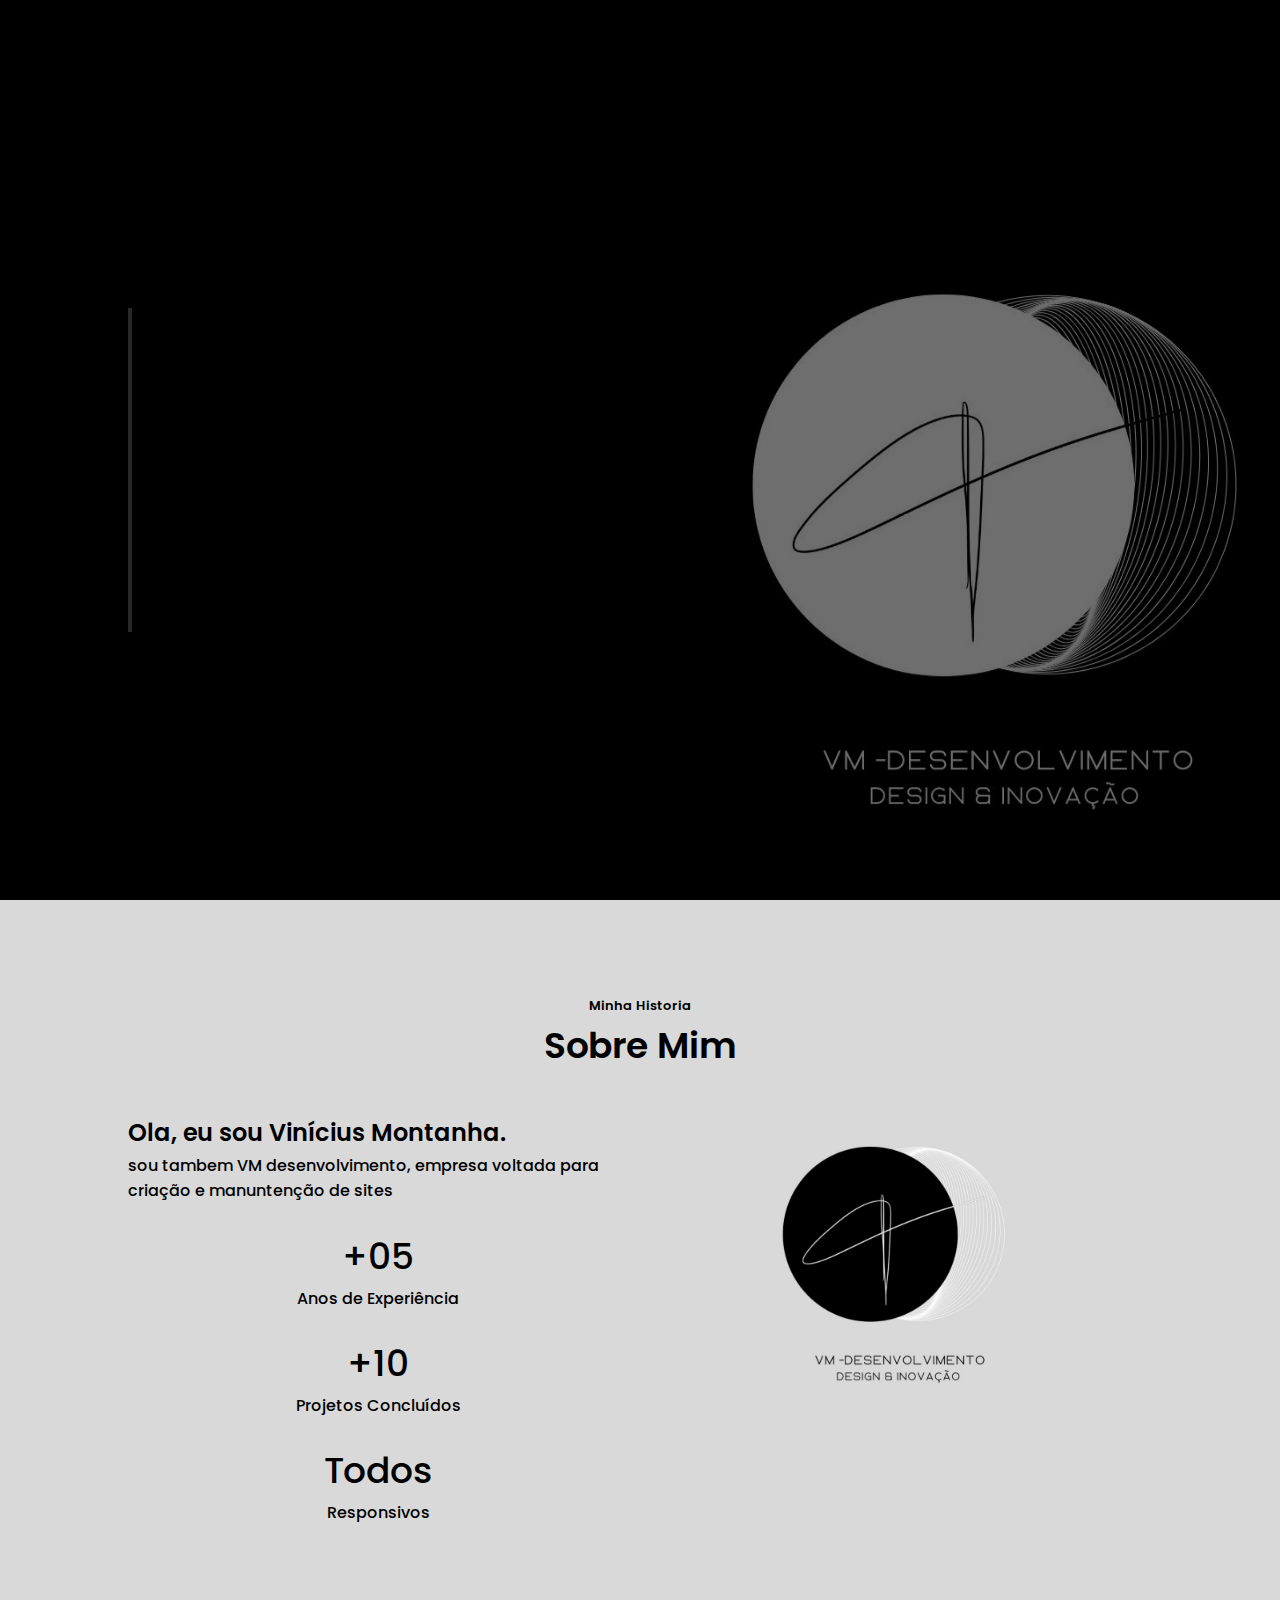
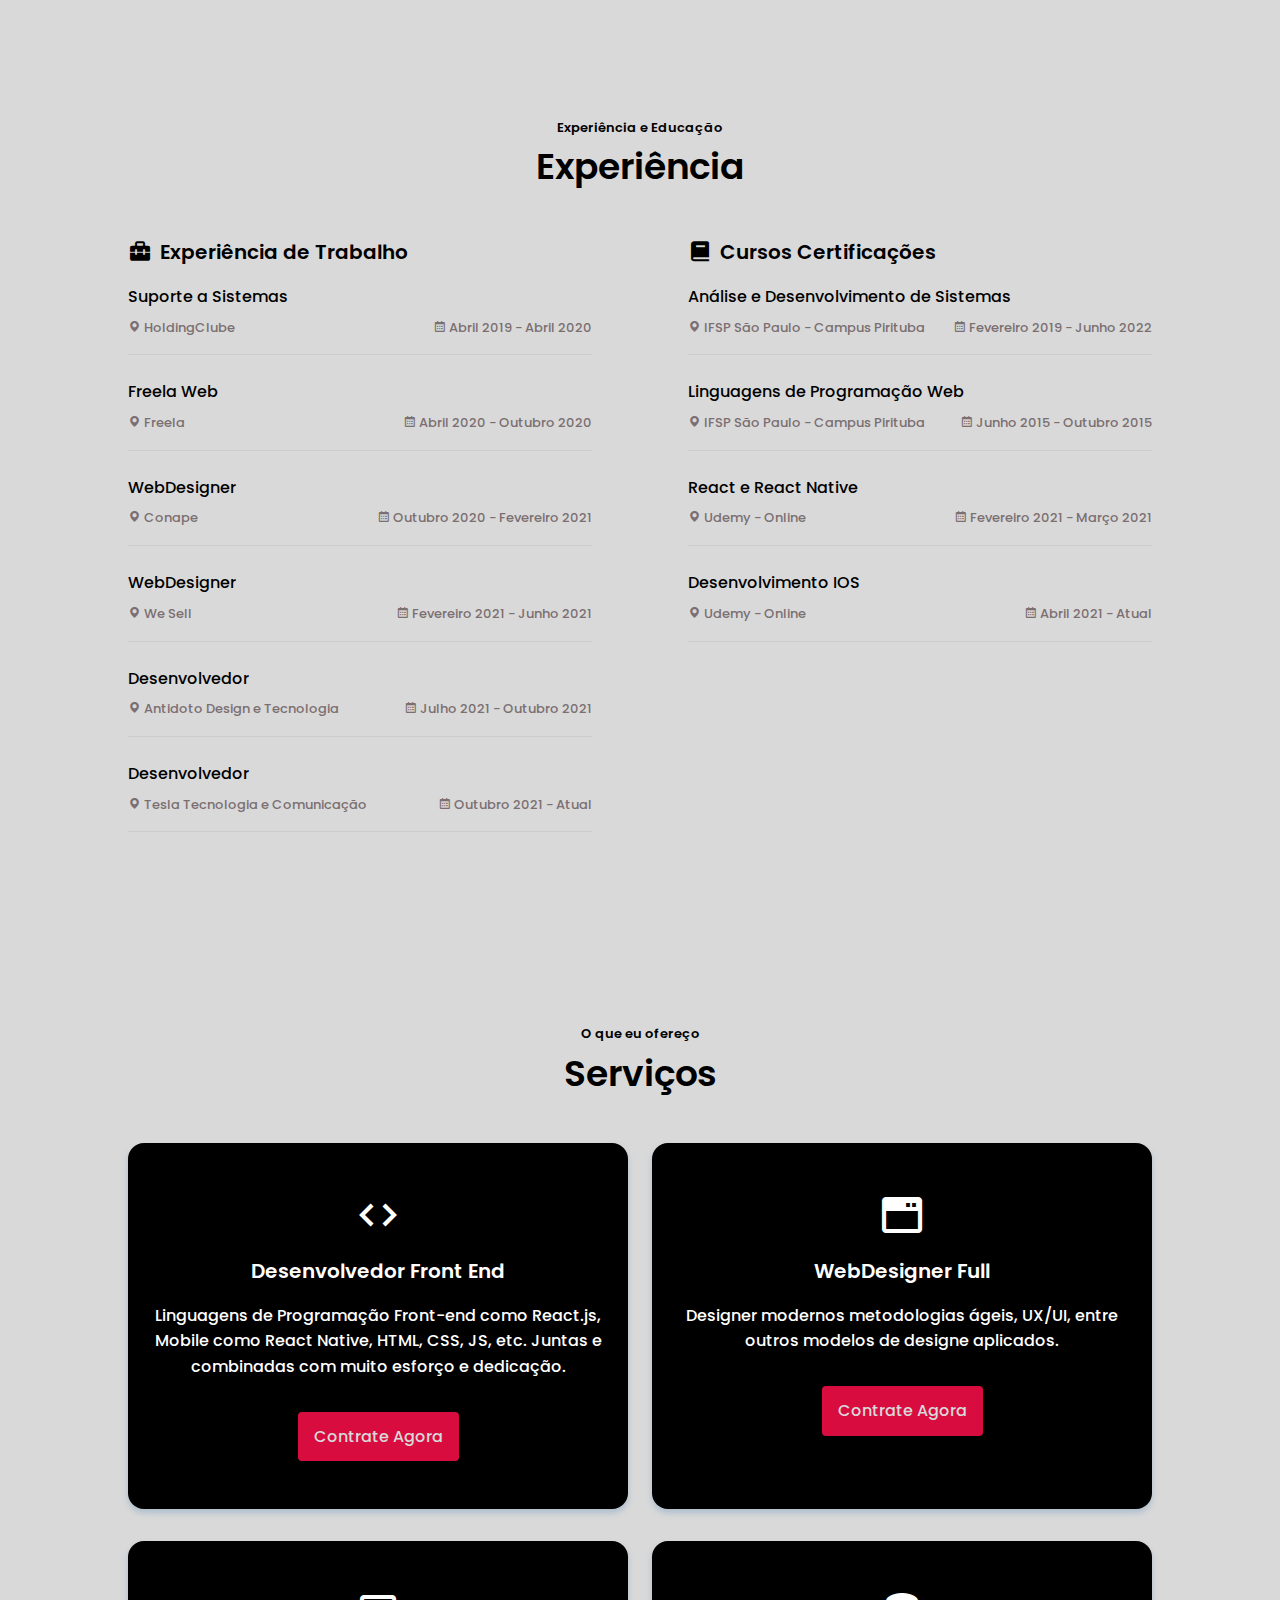
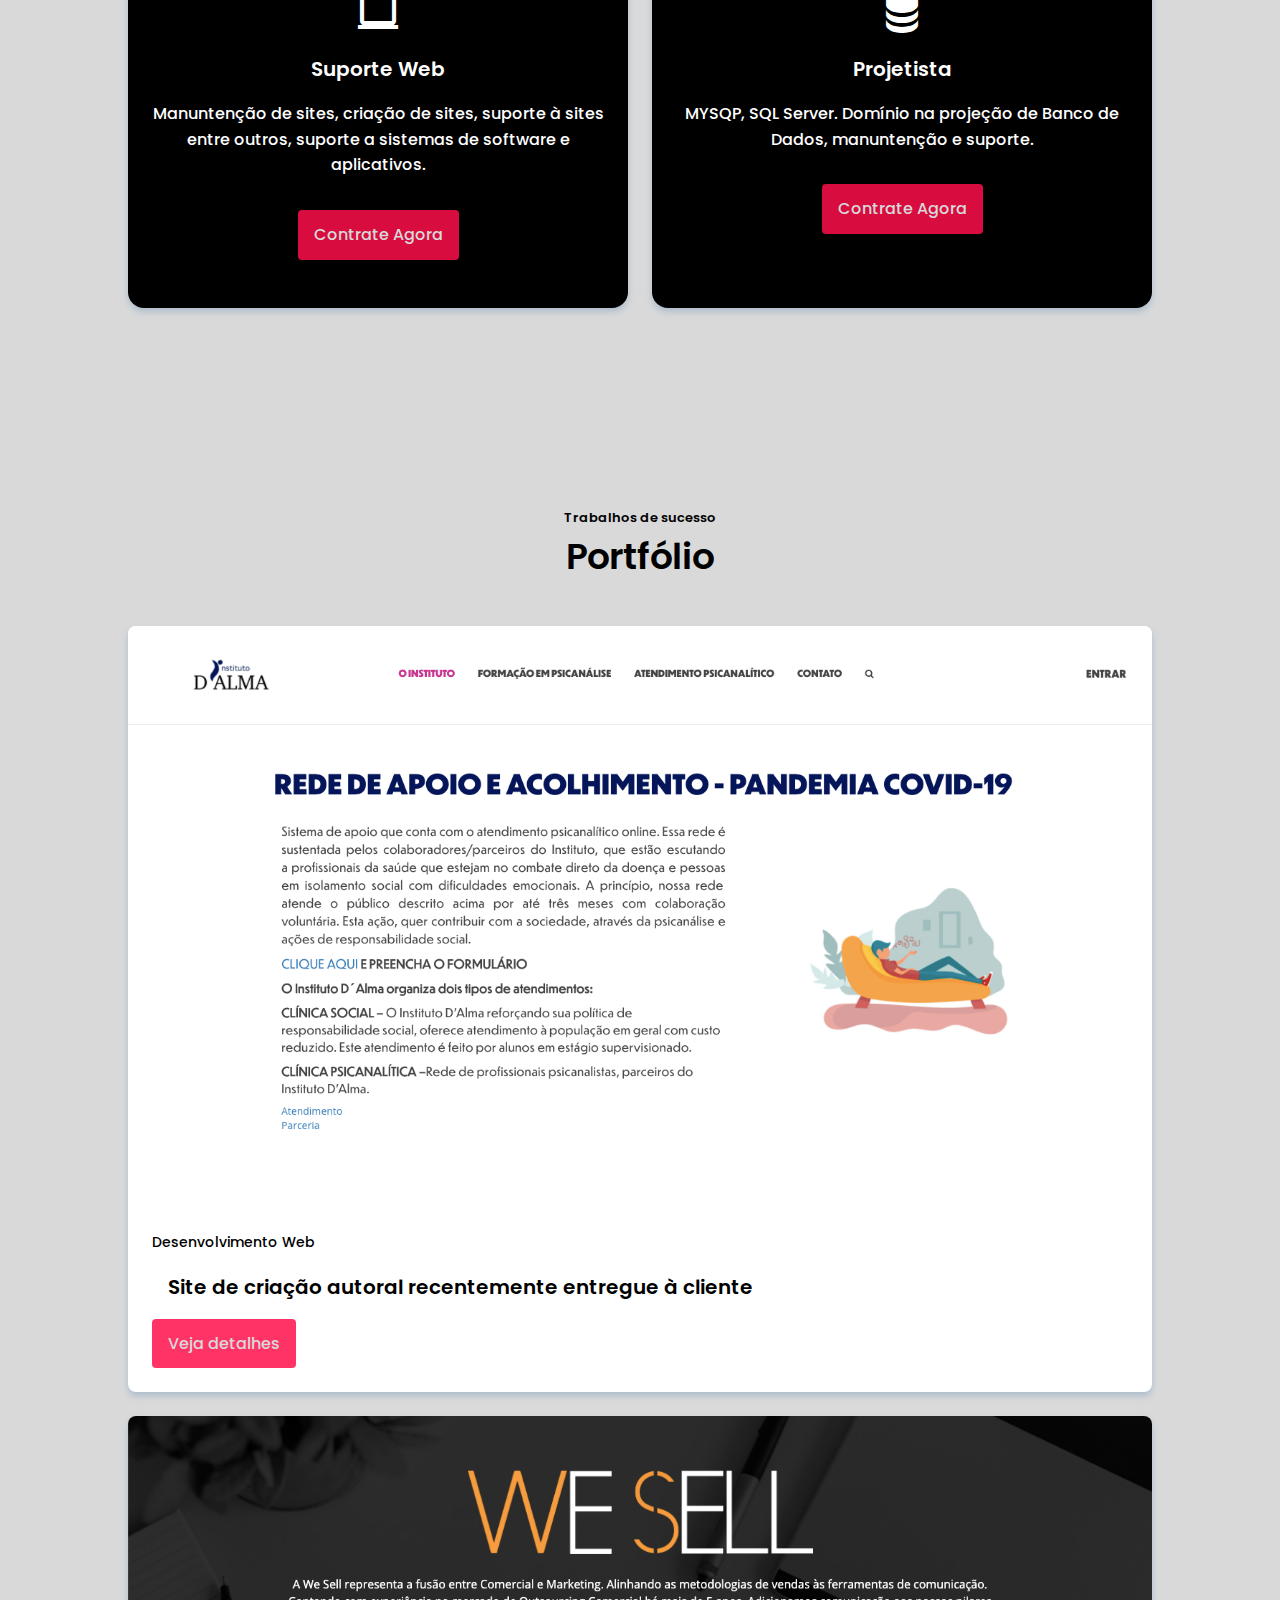
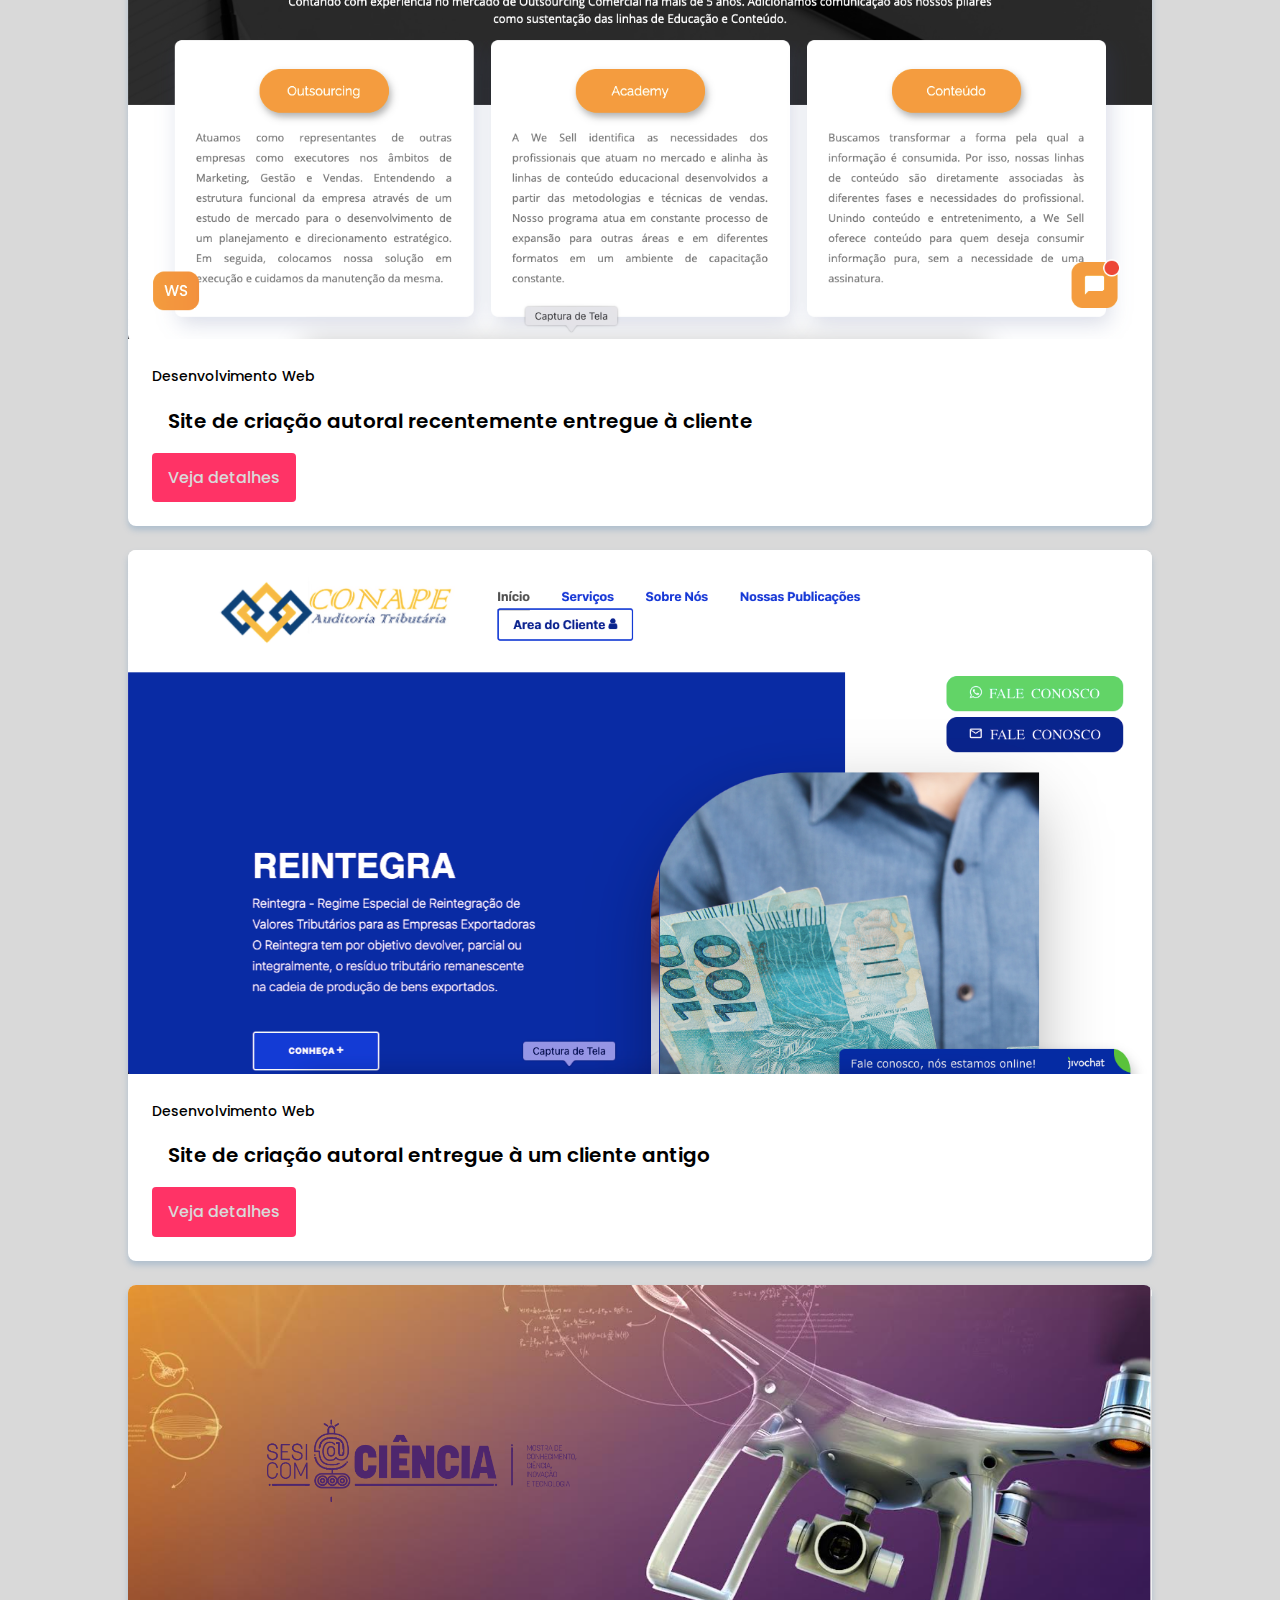
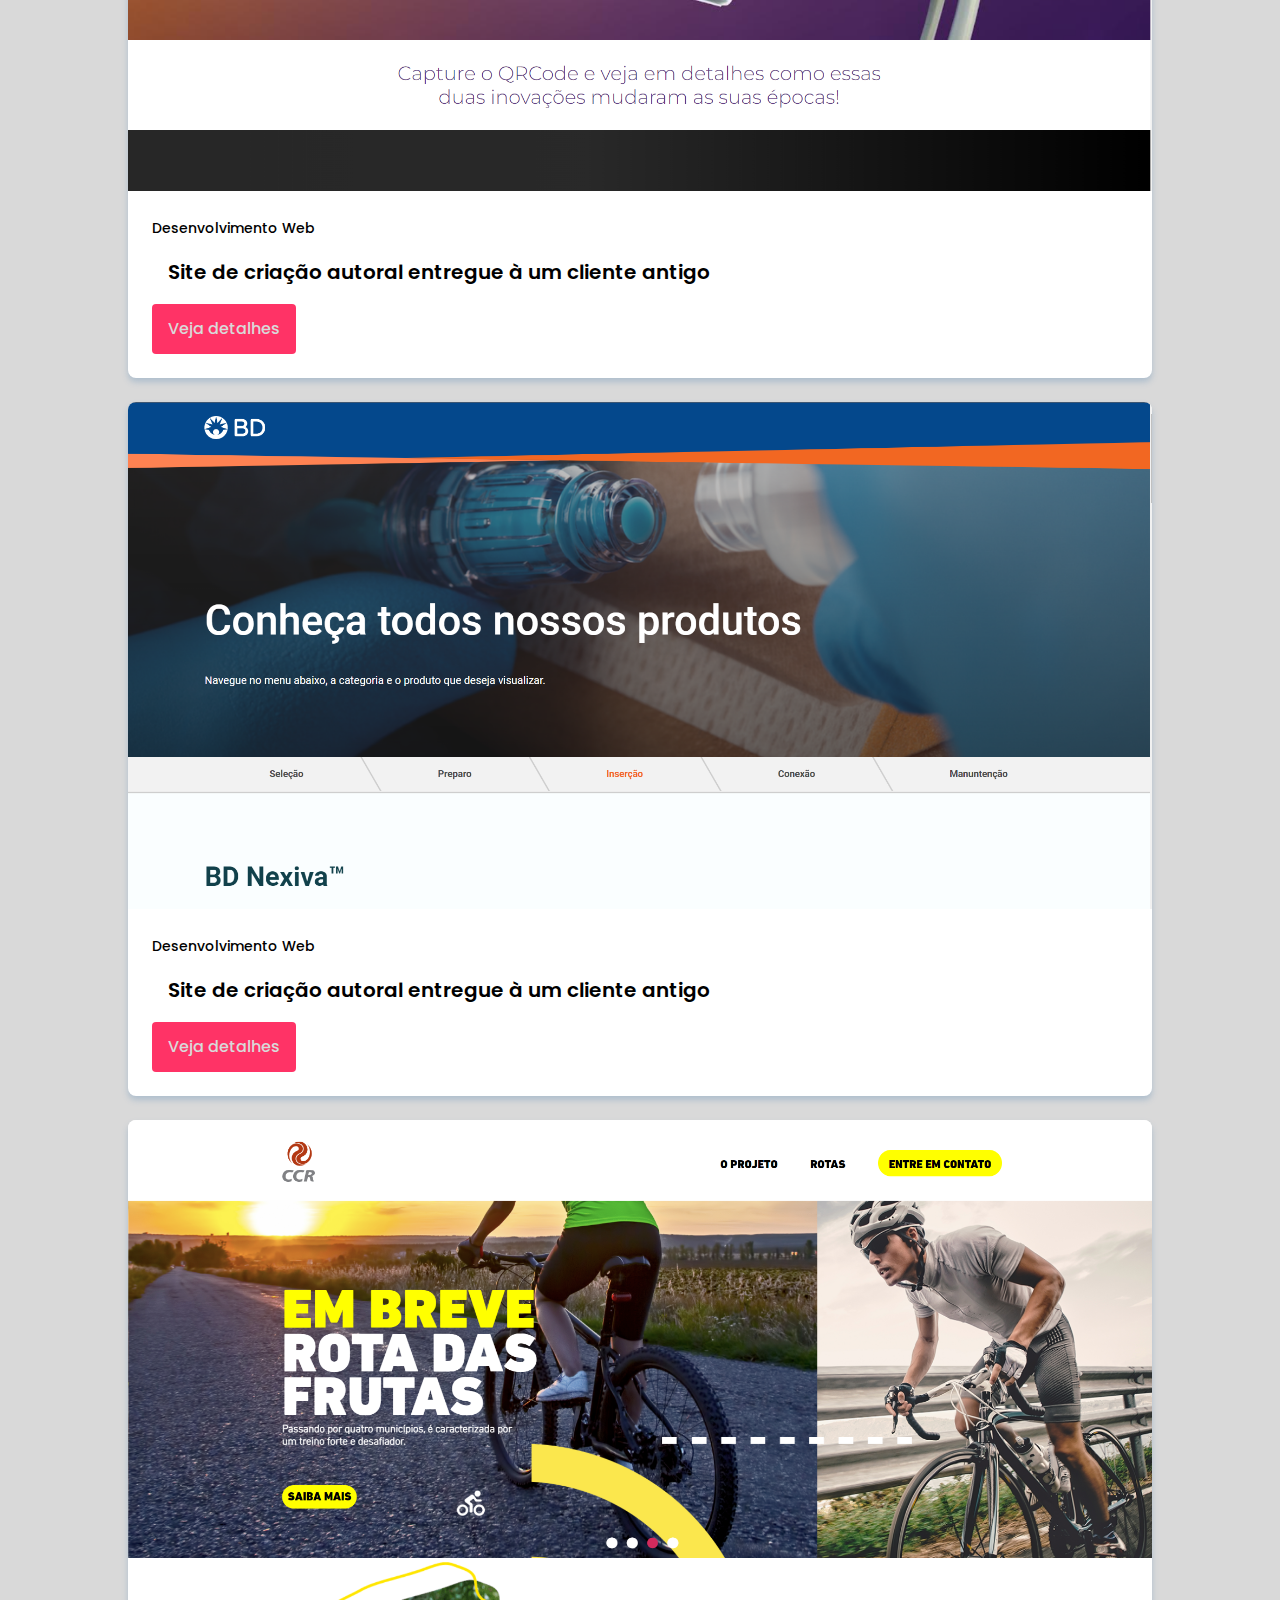
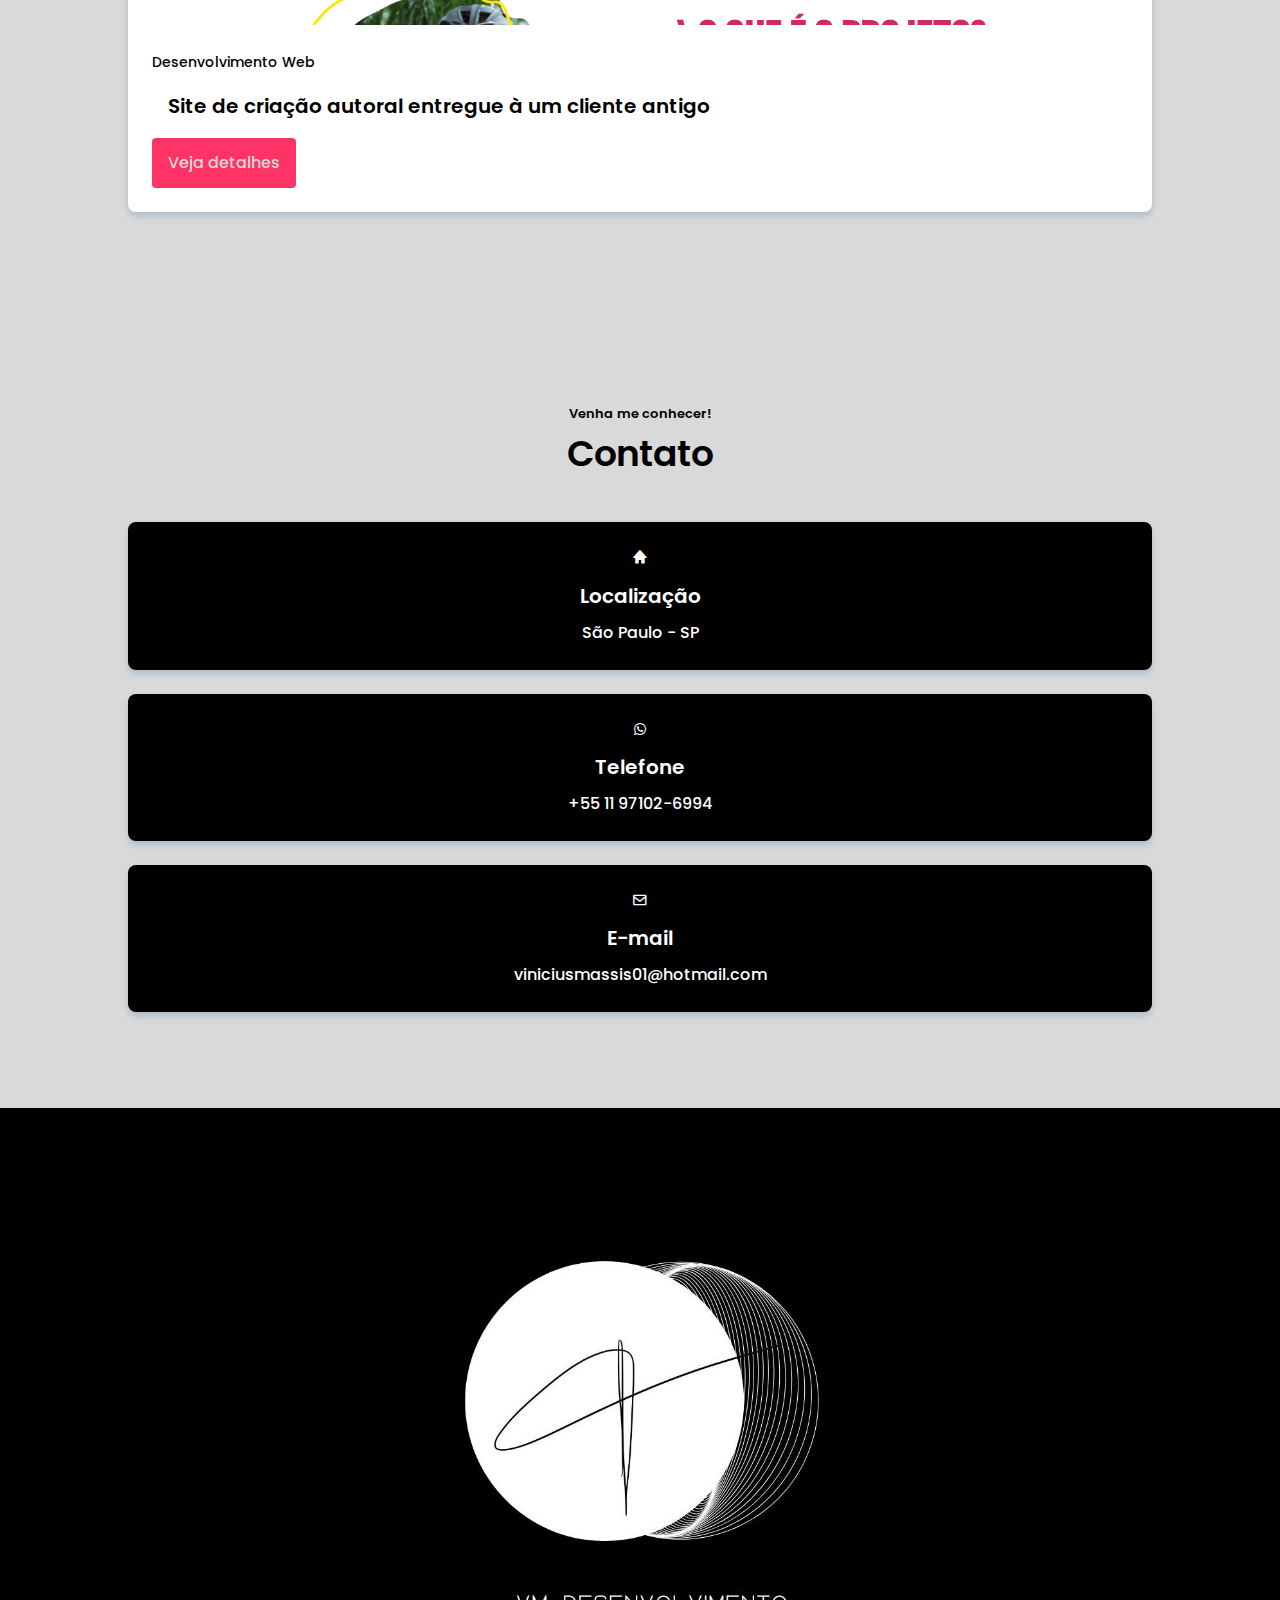
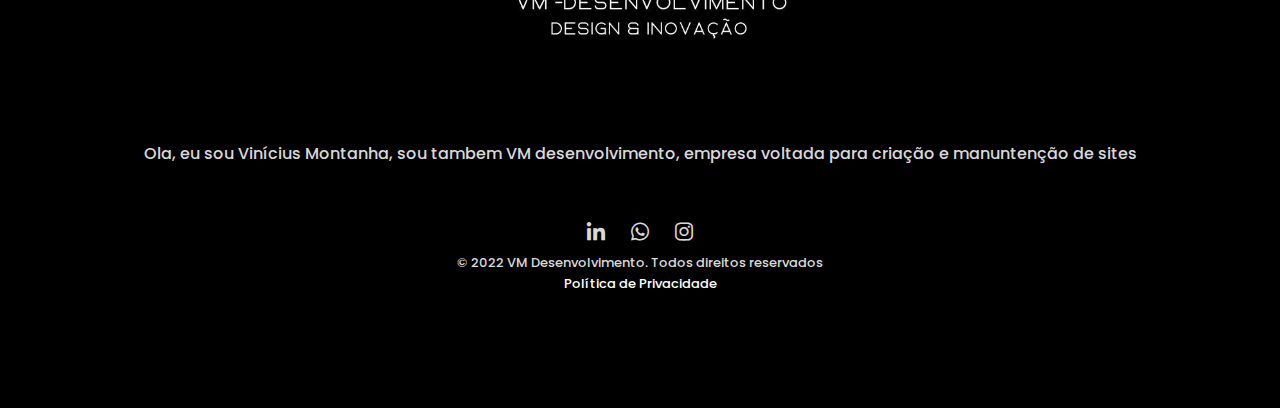
<file: index.html>
<!DOCTYPE html>
<html lang="en">

<head>
          <meta charset="UTF-8">
          <meta http-equiv="X-UA-Compatible" content="IE=edge">
          <meta name="viewport" content="width=device-width, initial-scale=1.0">
          <link rel="shortcut icon" href="assets/img/logo (3).png" type="image/png">
          <!--BOX ICONS-->
          <link href='https://unpkg.com/boxicons@2.0.7/css/boxicons.min.css' rel='stylesheet'>

          <!--CSS-->
          <link rel="stylesheet" href="assets/css/style.css">

          <title>VM Desenvolvimento</title>
</head>

<body>
          <!--===== HEADER =====-->
          <header class="l-header" id="header">
                    <nav class="nav bd-container">
                              <a href="index.html" class="nav__logo">VM-Desenvolvimento</a>

                              <div class="nav__menu" id="nav-menu">
                                        <ul class="nav__list">
                                                  <li class="nav__item"><a href="#home" class="nav__link">Início</a>
                                                  </li>
                                                  <li class="nav__item"><a href="#about" class="nav__link">Sobre mim</a>
                                                  </li>
                                                  <li class="nav__item"><a href="#services"
                                                                      class="nav__link">Serviços</a></li>
                                                  <li class="nav__item"><a href="#portfolio"
                                                                      class="nav__link">Portfolio</a></li>
                                                  <li class="nav__item"><a href="#contact" class="nav__link">Contato</a>
                                                  </li>
                                        </ul>
                              </div>

                              <div class="nav__toggle" id="nav-toggle">
                                        <i class='bx bx-menu'></i>
                              </div>
                    </nav>
          </header>

          <main class="l-main">
                    <!--===== HOME =====-->
                    <section class="home" id="home">
                              <div class="home__container bd-container bd-grid">
                                        <div class="home__data">
                                                  <span class="home__greeting">Hello World, me chamo Vinícius</span>
                                                  <h1 class="home__name">Montanha</h1>
                                                  <span class="home__profession">WebDesigner<br>UI/UX Designer e
                                                            Desenvolvedor</span>
                                                  <a download="" href="assets/pdf/CURRICULO.pdf"
                                                            class="button home__button">Download CV</a>
                                        </div>

                                        <div class="home__social">
                                                  <a href="https://www.linkedin.com/mwlite/in/vinícius-montanha-de-assis-b51771183"
                                                            class="home__social-icon"><i
                                                                      class='bx bxl-linkedin'></i></a>
                                                  <a href="https://api.whatsapp.com/send?phone=5511971026994&text=Ol%C3%A1%20quero%20informa%C3%A7%C3%B5es%20sobre%20seu%20trabalho"
                                                            class="home__social-icon"><i
                                                                      class='bx bxl-whatsapp'></i></a>
                                        </div>

                                        <div class="home__img">
                                                  <img id="img" src="assets/img/logo.jpeg" alt="">
                                        </div>
                              </div>
                    </section>

                    <!--===== ABOUT =====-->
                    <section class="about section bd-container" id="about">
                              <span class="section-subtitle">Minha Historia</span>
                              <h2 class="section-title">Sobre Mim</h2>

                              <div class="about__container bd-grid">
                                        <div class="about__data bd-grid">
                                                  <p class="about__description"><span>Ola, eu sou Vinícius
                                                                      Montanha.</span><br> sou tambem VM
                                                            desenvolvimento, empresa voltada para criação e manuntenção
                                                            de sites</p>

                                                  <div>
                                                            <span class="about__number">+05</span>
                                                            <span class="about__achievement">Anos de Experiência</span>
                                                  </div>

                                                  <div>
                                                            <span class="about__number">+10</span>
                                                            <span class="about__achievement">Projetos Concluídos</span>
                                                  </div>

                                                  <div>
                                                            <span class="about__number">Todos</span>
                                                            <span class="about__achievement">Responsivos</span>
                                                  </div>
                                        </div>
                                        <img src="assets/img/about.png" alt="" class="about__img">
                              </div>
                    </section>

                    <!--===== QUALIFICATION =====-->
                    <section class="qualification section bd-container">
                              <span class="section-subtitle">Experiência e Educação</span>
                              <h2 class="section-title">Experiência</h2>

                              <div class="qualification__container bd-grid">
                                        <div class="qualification__content">
                                                  <h2 class="qualification__title">
                                                            <i
                                                                      class='bx bxs-briefcase-alt-2 qualification__title-icon'></i>
                                                            Experiência de Trabalho
                                                  </h2>

                                                  <div class="bd-grid">
                                                            <div class="qualification__data">
                                                                      <h3 class="qualification__area">Suporte a Sistemas
                                                                      </h3>

                                                                      <div class="qualification__box">
                                                                                <span class="qualification__work">
                                                                                          <i
                                                                                                    class='bx bxs-map qualification__icon'></i>
                                                                                          HoldingClube
                                                                                </span>
                                                                                <span class="qualification__work">
                                                                                          <i
                                                                                                    class='bx bx-calendar qualification__icon'></i>
                                                                                          Abril 2019 - Abril 2020
                                                                                </span>
                                                                      </div>
                                                            </div>
                                                            <div class="qualification__data">
                                                                      <h3 class="qualification__area">Freela Web</h3>

                                                                      <div class="qualification__box">
                                                                                <span class="qualification__work">
                                                                                          <i
                                                                                                    class='bx bxs-map qualification__icon'></i>
                                                                                          Freela
                                                                                </span>
                                                                                <span class="qualification__work">
                                                                                          <i
                                                                                                    class='bx bx-calendar qualification__icon'></i>
                                                                                          Abril 2020 - Outubro 2020
                                                                                </span>
                                                                      </div>
                                                            </div>
                                                            <div class="qualification__data">
                                                                      <h3 class="qualification__area">WebDesigner</h3>

                                                                      <div class="qualification__box">
                                                                                <span class="qualification__work">
                                                                                          <i
                                                                                                    class='bx bxs-map qualification__icon'></i>
                                                                                          Conape
                                                                                </span>
                                                                                <span class="qualification__work">
                                                                                          <i
                                                                                                    class='bx bx-calendar qualification__icon'></i>
                                                                                          Outubro 2020 - Fevereiro 2021
                                                                                </span>
                                                                      </div>
                                                            </div>
                                                            <div class="qualification__data">
                                                                      <h3 class="qualification__area">WebDesigner</h3>

                                                                      <div class="qualification__box">
                                                                                <span class="qualification__work">
                                                                                          <i
                                                                                                    class='bx bxs-map qualification__icon'></i>
                                                                                          We Sell
                                                                                </span>
                                                                                <span class="qualification__work">
                                                                                          <i
                                                                                                    class='bx bx-calendar qualification__icon'></i>
                                                                                          Fevereiro 2021 - Junho 2021
                                                                                </span>
                                                                      </div>
                                                            </div>
                                                            <div class="qualification__data">
                                                                      <h3 class="qualification__area">Desenvolvedor</h3>

                                                                      <div class="qualification__box">
                                                                                <span class="qualification__work">
                                                                                          <i
                                                                                                    class='bx bxs-map qualification__icon'></i>
                                                                                          Antidoto Design e Tecnologia
                                                                                </span>
                                                                                <span class="qualification__work">
                                                                                          <i
                                                                                                    class='bx bx-calendar qualification__icon'></i>
                                                                                          Julho 2021 - Outubro 2021
                                                                                </span>
                                                                      </div>
                                                            </div>
                                                            <div class="qualification__data">
                                                                      <h3 class="qualification__area">Desenvolvedor</h3>

                                                                      <div class="qualification__box">
                                                                                <span class="qualification__work">
                                                                                          <i
                                                                                                    class='bx bxs-map qualification__icon'></i>
                                                                                          Tesla Tecnologia e Comunicação
                                                                                </span>
                                                                                <span class="qualification__work">
                                                                                          <i
                                                                                                    class='bx bx-calendar qualification__icon'></i>
                                                                                          Outubro 2021 - Atual
                                                                                </span>
                                                                      </div>
                                                            </div>
                                                  </div>
                                        </div>
                                        <div class="qualification__content">
                                                  <h2 class="qualification__title">
                                                            <i class='bx bxs-book qualification__title-icon'></i>
                                                            Cursos Certificações
                                                  </h2>

                                                  <div class="bd-grid">
                                                            <div class="qualification__data">
                                                                      <h3 class="qualification__area">Análise e
                                                                                Desenvolvimento de Sistemas</h3>

                                                                      <div class="qualification__box">
                                                                                <span class="qualification__work">
                                                                                          <i
                                                                                                    class='bx bxs-map qualification__icon'></i>
                                                                                          IFSP São Paulo - Campus
                                                                                          Pirituba
                                                                                </span>
                                                                                <span class="qualification__work">
                                                                                          <i
                                                                                                    class='bx bx-calendar qualification__icon'></i>
                                                                                          Fevereiro 2019 - Junho 2022
                                                                                </span>
                                                                      </div>
                                                            </div>
                                                            <div class="qualification__data">
                                                                      <h3 class="qualification__area">Linguagens de
                                                                                Programação Web</h3>

                                                                      <div class="qualification__box">
                                                                                <span class="qualification__work">
                                                                                          <i
                                                                                                    class='bx bxs-map qualification__icon'></i>
                                                                                          IFSP São Paulo - Campus
                                                                                          Pirituba
                                                                                </span>
                                                                                <span class="qualification__work">
                                                                                          <i
                                                                                                    class='bx bx-calendar qualification__icon'></i>
                                                                                          Junho 2015 - Outubro 2015
                                                                                </span>
                                                                      </div>
                                                            </div>
                                                            <div class="qualification__data">
                                                                      <h3 class="qualification__area">React e React
                                                                                Native</h3>

                                                                      <div class="qualification__box">
                                                                                <span class="qualification__work">
                                                                                          <i
                                                                                                    class='bx bxs-map qualification__icon'></i>
                                                                                          Udemy - Online
                                                                                </span>
                                                                                <span class="qualification__work">
                                                                                          <i
                                                                                                    class='bx bx-calendar qualification__icon'></i>
                                                                                          Fevereiro 2021 - Março 2021
                                                                                </span>
                                                                      </div>
                                                            </div>
                                                            <div class="qualification__data">
                                                                      <h3 class="qualification__area">Desenvolvimento
                                                                                IOS</h3>

                                                                      <div class="qualification__box">
                                                                                <span class="qualification__work">
                                                                                          <i
                                                                                                    class='bx bxs-map qualification__icon'></i>
                                                                                          Udemy - Online
                                                                                </span>
                                                                                <span class="qualification__work">
                                                                                          <i
                                                                                                    class='bx bx-calendar qualification__icon'></i>
                                                                                          Abril 2021 - Atual
                                                                                </span>
                                                                      </div>
                                                            </div>
                                                  </div>
                                        </div>
                              </div>
                    </section>
                    <!--===== SERVICES =====-->
                    <section class="services section bd-container" id="services">
                              <span class="section-subtitle">O que eu ofereço</span>
                              <h2 class="section-title">Serviços</h2>

                              <div class="services__container bd-grid">
                                        <div class="services__data">
                                                  <i class='bx bx-code services__icon'></i>
                                                  <h3 class="services__title">Desenvolvedor Front End</h3>
                                                  <p class="services__description">Linguagens de Programação Front-end
                                                            como React.js, Mobile como React Native, HTML, CSS, JS, etc.
                                                            Juntas e combinadas com muito esforço e dedicação.</p>
                                                  <a href="https://api.whatsapp.com/send?phone=5511971026994&text=Ol%C3%A1%20quero%20informa%C3%A7%C3%B5es%20sobre%20seu%20trabalho"
                                                            class="button">Contrate Agora</a>
                                        </div>

                                        <div class="services__data">
                                                  <i class='bx bxs-window-alt services__icon'></i>
                                                  <h3 class="services__title">WebDesigner Full</h3>
                                                  <p class="services__description">Designer modernos metodologias ágeis,
                                                            UX/UI, entre outros modelos de designe aplicados.</p>
                                                  <a href="https://api.whatsapp.com/send?phone=5511971026994&text=Ol%C3%A1%20quero%20informa%C3%A7%C3%B5es%20sobre%20seu%20trabalho"
                                                            class="button">Contrate Agora</a>
                                        </div>

                                        <div class="services__data">
                                                  <i class='bx bx-laptop services__icon'></i>
                                                  <h3 class="services__title">Suporte Web</h3>
                                                  <p class="services__description">Manuntenção de sites, criação de
                                                            sites, suporte à sites entre outros, suporte a sistemas de
                                                            software e aplicativos.</p>
                                                  <a href="https://api.whatsapp.com/send?phone=5511971026994&text=Ol%C3%A1%20quero%20informa%C3%A7%C3%B5es%20sobre%20seu%20trabalho"
                                                            class="button"></i> Contrate Agora</a>
                                        </div>

                                        <div class="services__data">
                                                  <i class='bx bxs-data services__icon'></i>
                                                  <h3 class="services__title">Projetista</h3>
                                                  <p class="services__description">MYSQP, SQL Server. Domínio na
                                                            projeção de Banco de Dados, manuntenção e suporte.</p>
                                                  <a href="https://api.whatsapp.com/send?phone=5511971026994&text=Ol%C3%A1%20quero%20informa%C3%A7%C3%B5es%20sobre%20seu%20trabalho"
                                                            class="button">Contrate Agora</a>
                                        </div>
                              </div>
                    </section>
                    <!--===== PORTFOLIO =====-->
                    <section class="portfolio section bd-container" id="portfolio">
                              <span class="section-subtitle">Trabalhos de sucesso</span>
                              <h2 class="section-title">Portfólio</h2>

                              <div class="portfolio__container bd-grid">
                                        <div class="portfolio__content">
                                                  <a href="https://wesell.ws/"><img src="assets/img/work.png" alt=""
                                                                      class="portfolio__img"></a>
                                                  <div class="portfolio__data">
                                                            <span class="portfolio__subtitle">Desenvolvimento Web</span>
                                                            <h2 class="portfolio__title">Site de criação autoral
                                                                      recentemente entregue à cliente</h2>
                                                            <a href="https://institutodalma.com.br/" class="button">Veja
                                                                      detalhes</a>
                                                  </div>
                                        </div>

                                        <div class="portfolio__content">
                                                  <a href="https://wesell.ws/"><img src="assets/img/work1.png" alt=""
                                                                      class="portfolio__img"></a>
                                                  <div class="portfolio__data">
                                                            <span class="portfolio__subtitle">Desenvolvimento Web</span>
                                                            <h2 class="portfolio__title">Site de criação autoral
                                                                      recentemente entregue à cliente</h2>
                                                            <a href="https://wesell.ws/" class="button">Veja
                                                                      detalhes</a>
                                                  </div>
                                        </div>

                                        <div class="portfolio__content">
                                                  <a href="http://www.conape.com.br/"><img src="assets/img/work2.png"
                                                                      alt="" class="portfolio__img"></a>
                                                  <div class="portfolio__data">
                                                            <span class="portfolio__subtitle">Desenvolvimento Web</span>
                                                            <h2 class="portfolio__title">Site de criação autoral
                                                                      entregue à um cliente antigo</h2>
                                                            <a href="http://www.conape.com.br/" class="button">Veja
                                                                      detalhes</a>
                                                  </div>
                                        </div>

                                        <div class="portfolio__content">
                                                  <a href="https://www.antidotodesign.com.br/dev/sesi/lp/"><img
                                                                      src="assets/img/work4.PNG" alt=""
                                                                      class="portfolio__img"></a>
                                                  <div class="portfolio__data">
                                                            <span class="portfolio__subtitle">Desenvolvimento Web</span>
                                                            <h2 class="portfolio__title">Site de criação autoral
                                                                      entregue à um cliente antigo</h2>
                                                            <a href="https://www.antidotodesign.com.br/dev/sesi/lp/"
                                                                      class="button">Veja
                                                                      detalhes</a>
                                                  </div>
                                        </div>
                                        <div class="portfolio__content">
                                                  <a href="https://www.antidotodesign.com.br/dev/bd/lp/"><img
                                                                      src="assets/img/work5.PNG" alt=""
                                                                      class="portfolio__img"></a>
                                                  <div class="portfolio__data">
                                                            <span class="portfolio__subtitle">Desenvolvimento Web</span>
                                                            <h2 class="portfolio__title">Site de criação autoral
                                                                      entregue à um cliente antigo</h2>
                                                            <a href="https://www.antidotodesign.com.br/dev/bd/lp/"
                                                                      class="button">Veja
                                                                      detalhes</a>
                                                  </div>
                                        </div>
                                        <div class="portfolio__content">
                                                  <a href="https://www.ciclorotasccr.com.br/"><img
                                                                      src="assets/img/work7.PNG" alt=""
                                                                      class="portfolio__img"></a>
                                                  <div class="portfolio__data">
                                                            <span class="portfolio__subtitle">Desenvolvimento
                                                                      Web</span>
                                                            <h2 class="portfolio__title">Site de criação autoral
                                                                      entregue à um cliente antigo</h2>
                                                            <a href="https://www.ciclorotasccr.com.br/"
                                                                      class="button">Veja
                                                                      detalhes</a>
                                                  </div>
                                        </div>


                              </div>
                    </section>

                    <!--===== CONTACTME =====-->
                    <section class="contact section bd-container" id="contact">
                              <span class="section-subtitle">Venha me conhecer!</span>
                              <h2 class="section-title">Contato</h2>

                              <div class="contact__container bd-grid">
                                        <div class="contact__content bd-grid">
                                                  <div class="contact__box">
                                                            <i class='bx bxs-home contact__icon'></i>
                                                            <h3 class="contact__title">Localização</h3>
                                                            <span class="contact__description">São Paulo - SP</span>
                                                  </div>

                                                  <div class="contact__box">
                                                            <i class='bx bxl-whatsapp contact__icon'></i>
                                                            <h3 class="contact__title">Telefone</h3>
                                                            <span class="contact__description">+55 11 97102-6994</span>
                                                  </div>

                                                  <div class="contact__box">
                                                            <i class='bx bx-envelope contact__icon'></i>
                                                            <h3 class="contact__title">E-mail</h3>
                                                            <span
                                                                      class="contact__description">viniciusmassis01@hotmail.com</span>
                                                  </div>
                                        </div>
                              </div>
                    </section>
          </main>

          <!--===== FOOTER =====-->
          <footer class="footer">
                    <div class="footer__container bd-container">
                              <img src="assets/img/logo.jpeg" class="footer_logo" alt="">
                              <p class="footer__description">Ola, eu sou Vinícius Montanha, sou tambem VM
                                        desenvolvimento, empresa voltada para criação e manuntenção de sites</p>

                              <div class="footer__social">
                                        <a href="https://www.linkedin.com/mwlite/in/vinícius-montanha-de-assis-b51771183"
                                                  class="footer__link"><i class='bx bxl-linkedin'> </i></a>
                                        <a href="https://api.whatsapp.com/send?phone=5511971026994"
                                                  class="footer__link"><i class='bx bxl-whatsapp'> </i></a>
                                        <a href="https://www.instagram.com/_vmontanha/" class="footer__link"><i
                                                            class='bx bxl-instagram'> </i></a>
                              </div>

                              <p class="footer__copy">&#169; 2022 VM Desenvolvimento. Todos direitos reservados</p>
                              <p class="footer__copy"><a style="text-decoration: none; color: #fff;"
                                                  href="./assets/privacy/index.html">Política de Privacidade</a>
                              </p>
                    </div>
          </footer>

          <!--GSAP JS-->
          <script src="assets/js/gsap.min.js"></script>

          <script src="assets/js/main.js"></script>

</body>

</html>
</file>
<file: assets/css/style.css>
@import url("https://fonts.googleapis.com/css2?family=Poppins:wght@400;500;600;700&display=swap");


/* Variables css */

:root {
          --header-height: 3rem;

          /*===== Colors =====*/
          --first-color: #000;
          --first-color-dark: #000;
          --text-color: #000;
          --first-color-light: #7B6F71;
          --first-color-lighten: #D9D9D9;

          /*===== Font and typography =====*/
          --body-font: 'Poppins', sans-serif;
          --biggest-font-size: 2.5rem;
          --h1-font-size: 1.5rem;
          --h2-font-size: 1.25rem;
          --h3-font-size: 1.125rem;
          --normal-font-size: .938rem;
          --small-font-size: .813rem;
          --smaller-font-size: .75rem;

          /*===== Font weight =====*/
          --font-medium: 500;
          --font-semi-bold: 600;
          --font-bold: 700;

          /*===== Margenes =====*/
          --mb-1: .5rem;
          --mb-2: 1rem;
          --mb-3: 1.5rem;
          --mb-4: 2rem;
          --mb-5: 2.5rem;
          --mb-6: 3rem;

          /*===== z index =====*/
          --z-normal: 1;
          --z-tooltip: 10;
          --z-fixed: 100;
}

@media screen and (min-width: 768px) {
          :root {
                    --biggest-font-size: 4.5rem;
                    --h1-font-size: 2.25rem;
                    --h2-font-size: 1.5rem;
                    --h3-font-size: 1.25rem;
                    --normal-font-size: 1rem;
                    --small-font-size: .875rem;
                    --smaller-font-size: .813rem;
          }
}

/*===== BASE =====*/
*,
::after,
::before {
          box-sizing: border-box;
}

html {
          scroll-behavior: smooth;
}

body {
          margin: var(--header-height) 0 0 0;
          font-family: var(--body-font);
          font-size: var(--normal-font-size);
          font-weight: var(--font-medium);
          background-color: var(--first-color-lighten);
          color: var(--text-color);
          line-height: 1.6;
}

h1,
h2,
h3,
ul,
p {
          margin: 0;
}

h2,
h3 {
          font-weight: var(--font-semi-bold);
}

ul {
          padding: 0;
          list-style: none;
}

a {
          text-decoration: none;
}

img {
          max-width: 100%;
          height: auto;
          display: block;
}

/*===== CLASS CSS =====*/
.section {
          padding: 4rem 0 2rem;
}

.section-title,
.section-subtitle {
          text-align: center;
}

.section-title {
          font-size: var(--h1-font-size);
          color: var(--first-color);
          margin-bottom: var(--mb-3);
}

.section-subtitle {
          display: block;
          font-size: var(--smaller-font-size);
          font-weight: var(--font-semi-bold);
}

/*===== LAYOUT =====*/
.bd-container {
          max-width: 1024px;
          width: calc(100% - 2rem);
          margin-left: var(--mb-2);
          margin-right: var(--mb-2);
}

.bd-grid {
          display: grid;
          gap: 1.5rem;
}

.l-header {
          width: 100%;
          position: fixed;
          top: 0;
          left: 0;
          z-index: var(--z-fixed);
          background-color: #000;
}

/*===== NAV =====*/
.nav {
          height: var(--header-height);
          display: flex;
          justify-content: space-between;
          align-items: center;
}

@media screen and (max-width: 768px) {
          .nav__menu {
                    position: fixed;
                    top: -100%;
                    left: 0;
                    width: 100%;
                    padding-top: 1.5rem;
                    text-align: center;
                    background-color: #000;
                    transition: .4s;
                    box-shadow: 0 2px 4px rgba(0, 0, 0, .5);
                    border-radius: 0 0 1rem 1rem;
          }

          .home__img {
                    position: relative !important;
                    margin-left: auto !important;
                    margin-right: auto !important;
                    right: 0 !important;
                    bottom: 0 !important;
                    top: -80% !important;

          }

          .home__img img {
                    width: 200px !important;
          }

}

.nav__item {
          margin-bottom: var(--mb-3);
}

.nav__link {
          color: var(--first-color-lighten);
          transition: .3s;
}

.nav__link:hover {
          color: var(--first-color-light);
}

.nav__logo,
.nav__toggle {
          color: var(--first-color-lighten);
}

.nav__toggle {
          font-size: 1.3rem;
          cursor: pointer;
}

/* Show menu */
.show-menu {
          top: var(--header-height);
}

/* Active menu */
.active-link {
          position: relative;
}

.active-link::after {
          content: '';
          position: absolute;
          bottom: -.4rem;
          left: 0;
          width: 100%;
          height: 2px;
          background-color: var(--first-color-lighten);
}

/* Change background header */
.scroll-header {
          background-color: var(--first-color-lighten);
          box-shadow: 0 2px 4px rgba(0, 0, 0, .3);
}

.scroll-header .nav__logo,
.scroll-header .nav__toggle,
.scroll-header .nav__link {
          color: var(--first-color-dark);
}

.scroll-header .nav__menu {
          background-color: var(--first-color-lighten);
}

/*===== HOME =====*/
.home {
          background-color: #000;
          overflow: hidden;
}

.home__container {
          position: relative;
          height: calc(100vh - var(--header-height));
          grid-template-rows: repeat(2, max-content);
          align-items: space-around;
          row-gap: 2rem;
}

.home__data {
          border-left: 4px solid var(--first-color-lighten);
          color: var(--first-color-lighten);
          padding-left: 1.5rem;
          z-index: var(--z-tooltip);
          margin-bottom: var(--mb-6);
          margin-top: 5rem;
}

.home__name {
          font-size: var(--biggest-font-size);
}

.home__greeting,
.home__profession {
          display: block;
          font-weight: var(--font-bold);
}

.home__greeting {
          font-size: .8rem;
}

.home__profession {
          font-size: 1rem;
          margin-bottom: var(--mb-3);
}

.home__img {
          position: absolute;
          right: -5%;
          bottom: 10%;
}

.home__img img {
          width: 450px;
}

.home__social {
          display: flex;
          flex-direction: column;
}

.home__social-icon {
          width: max-content;
          font-size: 1.3rem;
          margin-bottom: var(--mb-2);
          color: var(--first-color-lighten);
}

.home__social-icon:hover {
          color: var(--first-color-light);
}

/*BUTTONS*/
.button {
          display: inline-block;
          background-color: rgba(255, 14, 74, 0.849);
          color: var(--first-color-lighten);
          padding: 0.75rem 1rem;
          border-radius: 0.25rem;
          transition: .3s;
}

.button:hover {
          background-color: var(--first-color-dark);
          color: rgba(255, 14, 74, 0.849);
          cursor: pointer;
}

/*===== ABOUT =====*/

.about__data {
          text-align: center;
}

.about__description span {
          font-size: var(--h2-font-size);
          font-weight: var(--font-semi-bold);
          color: var(--first-color);
}

.about__number {
          font-size: var(--h1-font-size);
          color: var(--first-color);
          display: block;
}

.about__img {
          justify-self: center;
          width: 220px;
          border-radius: .5rem;
}

/*===== QUALIFICATION =====*/
.qualification__container {
          row-gap: 2.5rem;
}

.qualification__title {
          font-size: var(--h3-font-size);
          color: var(--first-color);
          margin-bottom: var(--mb-2);
          display: flex;
          align-items: center;
}

.qualification__title-icon {
          font-size: 1.5rem;
          margin-right: var(--mb-1);
}

.qualification__box {
          padding-bottom: 1rem;
          border-bottom: 1px solid #ccc;
}

.qualification__area {
          font-size: var(--normal-font-size);
          color: var(--first-color);
          margin-bottom: var(--mb-1);
          font-weight: var(--font-medium);
}

.qualification__icon,
.qualification__work {
          font-size: var(--smaller-font-size);
          color: var(--first-color-light);
}

.qualification__work {
          display: block;
}

/*===== SERVICES =====*/
.services__data {
          padding: 3rem 1rem;
          background-color: #000;
          border-radius: 1rem;
          text-align: center;
          transition: .4s;
          box-shadow: 0 4px 6px rgba(174, 190, 205);
          margin-bottom: var(--mb-1);
}

.services__icon,
.services__title {
          margin-bottom: var(--mb-2);
          color: #fff
}

.services__icon {
          font-size: 3rem;
          color: #fff;
}

.services__title {
          font-size: var(--h3-font-size);
}

.services__description {
          margin-bottom: var(--mb-4);
          color: #fff;
}

.services__data:hover {
          transform: translateY(-.8rem);
          box-shadow: 0 6px 8px rgba(174, 190, 205);
}

/*===== PORTFOLIO =====*/
.portfolio__content {
          background-color: #fff;
          border-radius: 0.5rem;
          overflow: hidden;
          box-shadow: 0 4px 6px rgba(174, 190, 205);
}

.portfolio__img {
          width: 100%;
          transition: .4s;
}

.portfolio__data {
          padding: 1.5rem;
}

.portfolio__subtitle {
          font-size: var(--small-font-size);
}

.portfolio__title {
          font-size: var(--h3-font-size);
          color: var(--first-color);
          margin: var(--mb-2);
}

.portfolio__content:hover {
          box-shadow: 0 6px 8px rgba(174, 190, 205);
}

.portfolio__content:hover .portfolio__img {
          transform: scale(1.09);
}

/*===== CONTACTME =====*/
.contact__container {
          row-gap: 2.5rem;
}

.contact__content {
          grid-template-columns: repeat(autofit, minmax(220px, 1fr));
}

.contact__box {
          background-color: #000;
          border-radius: 0.5rem;
          padding: 1.5rem;
          text-align: center;
          box-shadow: 0 4px 6px rgba(174, 190, 205);
          color: #fff;

}

.contact__icon,
.contact__title {
          color: #fff
}

.contact__title {
          font-size: var(--h3-font-size);
          margin: var(--mb-1) 0;
}

.contact__box:hover {
          box-shadow: 0 6px 8px rgba(174, 190, 205);
}



/*===== FOOTER =====*/
.footer {
          background-color: #000;
          color: var(--first-color-lighten);
          text-align: center;
          height: 100vh;
}

.footer__container {
          padding: 3rem 0;
}

.footer__title {
          font-size: var(--h1-font-size);
          margin-bottom: var(--mb-1);
          font-weight: var(--font-semi-bold);
}

.footer__description {
          margin-bottom: var(--mb-6);
}

.footer__link {
          font-size: 1.5rem;
          color: var(--first-color-lighten);
          margin: 0 var(--mb-1);
          transition: .3s;
}

.footer_logo {
          margin-left: auto;
          margin-right: auto;
          width: 35%;
          margin-bottom: 10%;
          margin-top: 10%;
}

.footer__link:hover {
          color: var(--first-color-light);
}

.footer__copy {
          font-size: var(--smaller-font-size);
          color: var(--first-color-lighten);
}

/*===== MEDIA QUERIES =====*/
@media screen and (min-width: 576px) {
          .home__img img {
                    width: 380px;
          }

          .about__container,
          .qualification__container,
          .services__container,
          .portfolio__container {
                    grid-template-columns: repeat(2, 1fr);
          }

          .contact__form {
                    width: 450px;
                    justify-self: center;
          }
}

@media screen and (min-width: 768px) {
          body {
                    margin: 0;
          }

          .section {
                    padding-top: 6rem;
                    padding-bottom: 6rem;
          }

          .section-title {
                    margin-bottom: var(--mb-5);
          }

          .nav {
                    height: calc(var(--header-height) + 1.5rem);
          }

          .nav__list {
                    display: flex;
          }

          .nav__item {
                    margin-left: var(--mb-5);
                    margin-bottom: 0;
          }

          .nav__toggle {
                    display: none;
          }

          .home__container {
                    height: 100vh;
                    grid-template-rows: max-content .5fr;
                    align-content: flex-end;
          }

          .home__greeting {
                    font-size: 1.25rem;
          }

          .home__profession {
                    font-size: 2rem;
          }

          .home__social-icon {
                    margin-right: var(--mb-4);
                    margin-bottom: 0;
          }

          .home__img img {
                    width: 490px;
          }

          .about__description {
                    text-align: initial;
          }

          .about__img {
                    width: 300px;
          }

          .qualification__box {
                    display: flex;
                    justify-content: space-between;
          }

          .services__container {
                    grid-template-columns: repeat(2, 1fr);
          }

          .portfolio__container {
                    grid-template-columns: repeat(1, 1fr);
          }

}

@media screen and (min-width: 1024px) {
          .bd-container {
                    margin-right: auto;
                    margin-left: auto;
          }

          .qualification__container {
                    column-gap: 6rem;
          }

}
</file>
